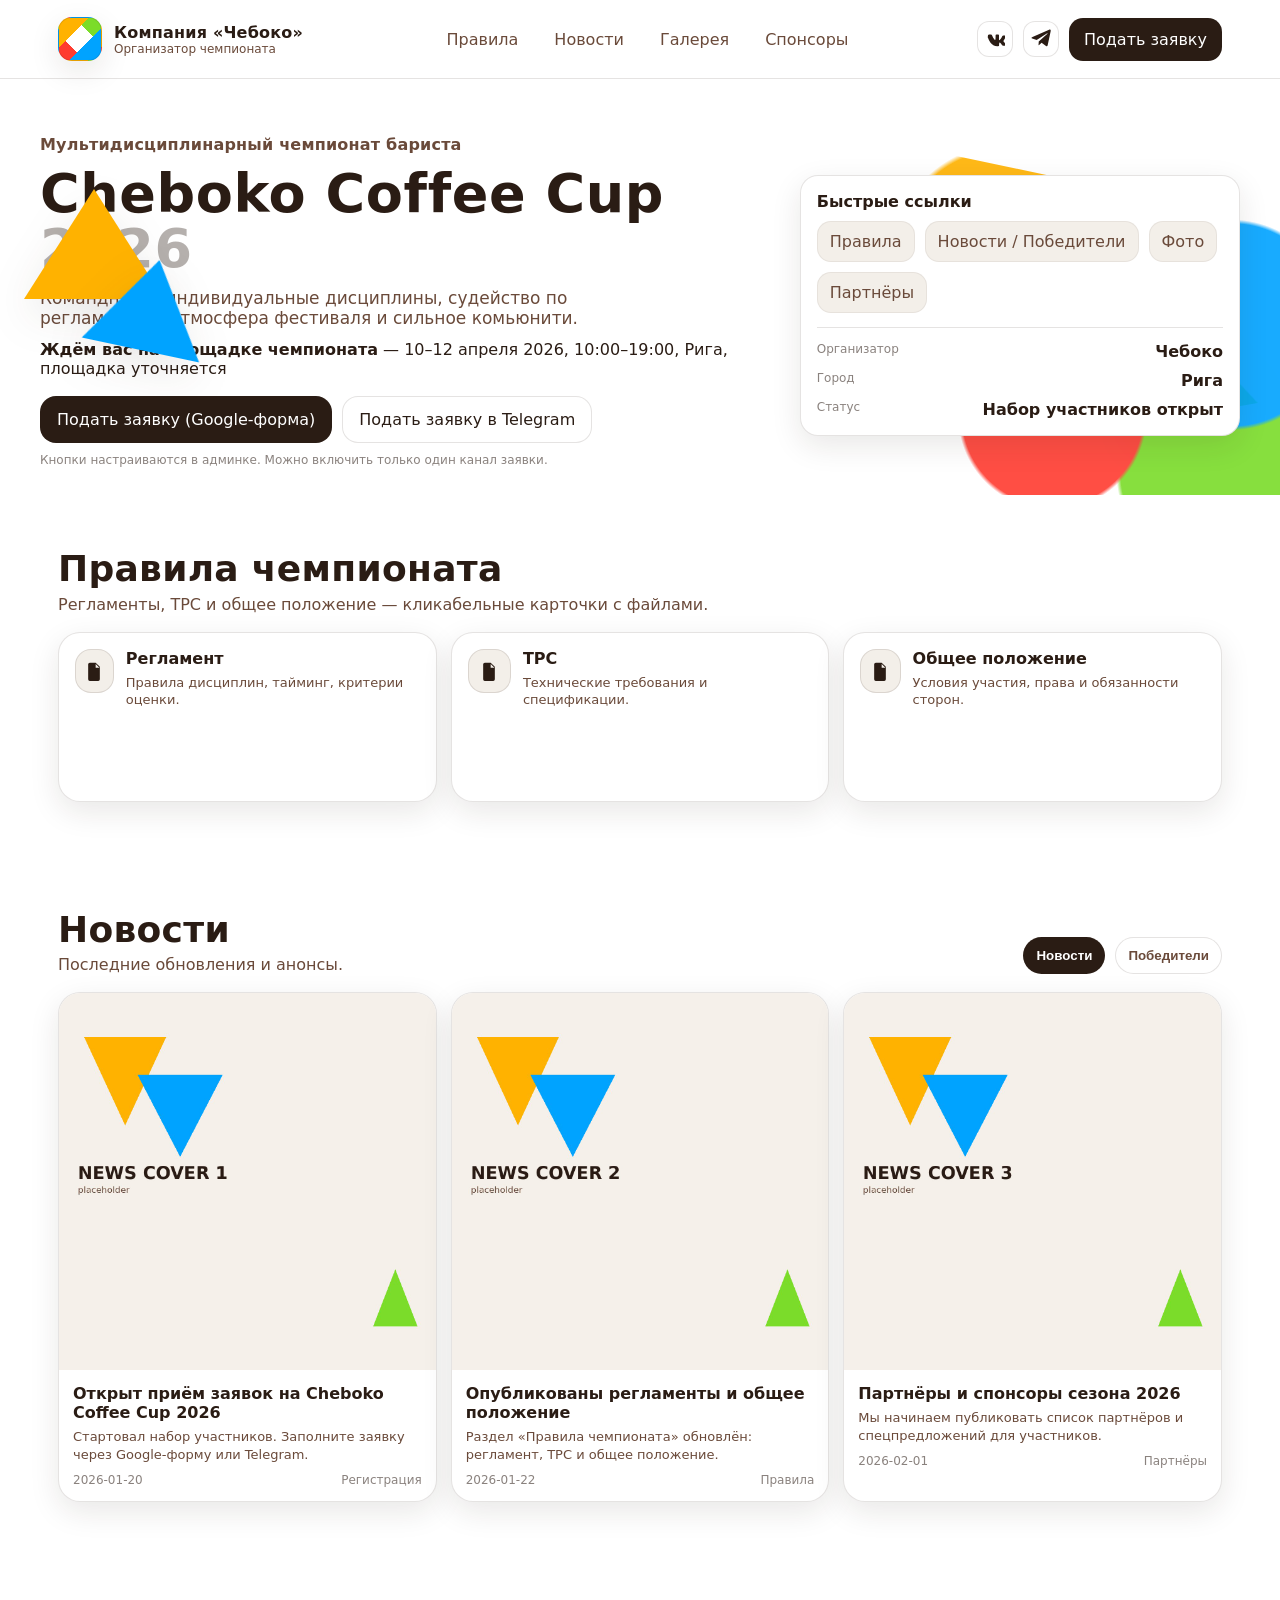
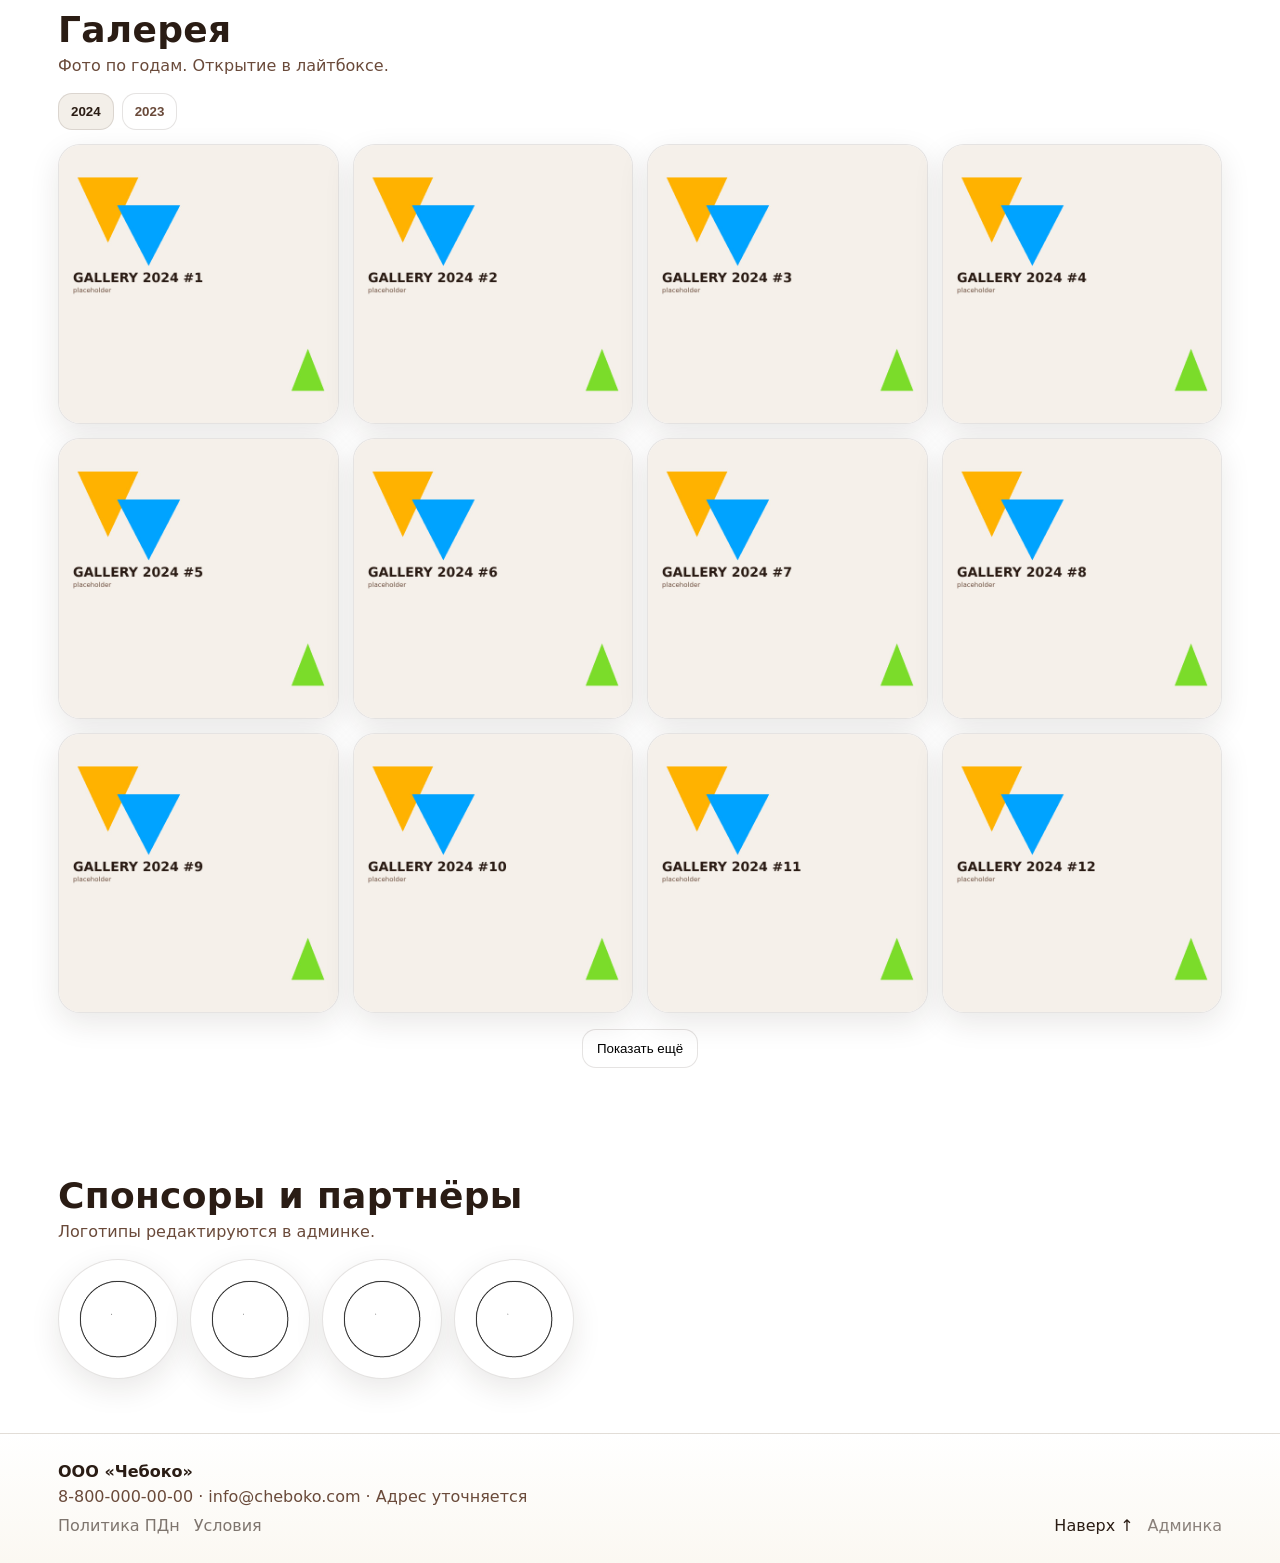
<file: index.html>
<!doctype html>
<html lang="ru">
<head>
  <meta charset="utf-8" />
  <meta name="viewport" content="width=device-width,initial-scale=1" />
  <title>Cheboko Coffee Cup — 2026</title>
  <meta name="description" content="Мультидисциплинарный чемпионат бариста Cheboko Coffee Cup. Подать заявку на участие." />
  <link rel="stylesheet" href="css/styles.css" />
</head>
<body>
  <!-- Wide header -->
  <header class="site-header" id="top">
    <div class="container header-inner">
      <a class="brand" href="#top" aria-label="Cheboko">
        <div class="brand-mark" aria-hidden="true"></div>
        <div class="brand-text">
          <div class="brand-title" id="orgName">Компания «Чебоко»</div>
          <div class="brand-sub" id="orgTagline">Организатор чемпионата</div>
        </div>
      </a>

      <nav class="nav" aria-label="Навигация">
        <a href="#rules">Правила</a>
        <a href="#news">Новости</a>
        <a href="#gallery">Галерея</a>
        <a href="#sponsors">Спонсоры</a>
      </nav>

      <div class="header-actions">
        <a class="social" id="vkLink" href="#" target="_blank" rel="noopener" aria-label="VK">
          <svg viewBox="0 0 24 24" width="20" height="20" aria-hidden="true"><path d="M3.6 7.6c.2-.7.7-1 1.4-1h2.2c.6 0 1 .3 1.2.8.8 2 1.8 3.8 3.2 5.4.4.4.7.4.9-.2.2-.8.2-1.7.2-2.6V7.7c0-.7.3-1.1 1.1-1.1h2c.7 0 1 .4 1 1v5c0 .8.2 1 .8.6.6-.5 1.1-1.2 1.6-1.9.6-.9 1.2-1.8 1.6-2.8.2-.5.6-.8 1.2-.8h2.1c.9 0 1.3.4 1 1.3-.6 1.5-1.5 3-2.5 4.4-.6.9-.6 1.3.1 2.1.9 1 1.8 2 2.4 3.2.4.8.1 1.4-.8 1.4h-2.4c-.7 0-1.2-.3-1.6-.9-.6-.9-1.3-1.8-2.1-2.6-.4-.4-.7-.4-1 .1-.3.5-.3 1.1-.3 1.7v1.1c0 .7-.3 1.1-1.1 1.1h-1c-3.6 0-6.3-1.7-8.4-4.5-1.3-1.7-2.3-3.7-3-5.8-.1-.2-.2-.4-.1-.6Z"/></svg>
        </a>
        <a class="social" id="tgLink" href="#" target="_blank" rel="noopener" aria-label="Telegram">
          <svg viewBox="0 0 24 24" width="20" height="20" aria-hidden="true"><path d="M9.3 15.1 9 19.4c.5 0 .8-.2 1.1-.5l2.6-2.5 5.3 3.9c1 .6 1.7.3 2-.9l3.6-16.8c.4-1.6-.6-2.3-1.9-1.8L1.8 9.5c-1.6.6-1.6 1.5-.3 1.9l5.3 1.7 12.2-7.7c.6-.4 1.1-.2.7.2L9.3 15.1Z"/></svg>
        </a>
        <a class="btn btn-primary" id="applyBtn" href="#apply">Подать заявку</a>
      </div>
    </div>
  </header>

  <!-- Hero -->
  <main>
    <section class="hero">
      <div class="hero-bg">
        <div class="tri t1"></div><div class="tri t2"></div><div class="tri t3"></div>
        <div class="mosaic" aria-hidden="true"></div>
      </div>
      <div class="container hero-inner">
        <div class="hero-copy">
          <div class="kicker" id="eventKicker">Мультидисциплинарный чемпионат бариста</div>
          <h1 class="hero-title"><span id="eventName">Cheboko Coffee Cup</span> <span class="year" id="eventYear">2026</span></h1>
          <p class="hero-desc" id="eventDesc">
            Командные и индивидуальные дисциплины, судейство по регламентам, атмосфера фестиваля и сильное комьюнити.
          </p>
          <p class="hero-accent"><strong id="inviteLine">Ждём вас на площадке чемпионата</strong> —
            <span id="eventDate">10–12 апреля 2026</span>, <span id="eventTime">10:00–19:00</span>,
            <span id="eventAddress">Рига, площадка уточняется</span>
          </p>
          <div class="hero-cta" id="apply">
            <a class="btn btn-primary btn-lg" id="applyBtn2" href="#">Подать заявку (Google‑форма)</a>
            <a class="btn btn-ghost btn-lg" id="tgApplyBtn" href="#">Подать заявку в Telegram</a>
          </div>
          <div class="micro" id="microNote">Кнопки настраиваются в админке. Можно включить только один канал заявки.</div>
        </div>
        <div class="hero-card">
          <div class="card">
            <div class="card-title">Быстрые ссылки</div>
            <div class="quicklinks">
              <a class="ql" href="#rules">Правила</a>
              <a class="ql" href="#news">Новости / Победители</a>
              <a class="ql" href="#gallery">Фото</a>
              <a class="ql" href="#sponsors">Партнёры</a>
            </div>
            <div class="divider"></div>
            <div class="card-meta">
              <div class="meta-item"><span class="meta-k">Организатор</span><span class="meta-v" id="orgShort">Чебоко</span></div>
              <div class="meta-item"><span class="meta-k">Город</span><span class="meta-v" id="eventCity">Рига</span></div>
              <div class="meta-item"><span class="meta-k">Статус</span><span class="meta-v" id="eventStatus">Набор участников открыт</span></div>
            </div>
          </div>
        </div>
      </div>
    </section>

    <!-- Rules -->
    <section class="section" id="rules">
      <div class="container">
        <div class="section-head">
          <h2>Правила чемпионата</h2>
          <p class="section-sub">Регламенты, ТРС и общее положение — кликабельные карточки с файлами.</p>
        </div>
        <div class="grid grid-3" id="rulesGrid">
          <!-- filled by JS from content/settings.json -->
        </div>
      </div>
    </section>

    <!-- News / Winners -->
    <section class="section" id="news">
      <div class="container">
        <div class="section-head row">
          <div>
            <h2 id="newsTitle">Новости</h2>
            <p class="section-sub" id="newsSub">Последние обновления и анонсы.</p>
          </div>
          <div class="toggle">
            <button class="chip" id="modeNews" aria-pressed="true">Новости</button>
            <button class="chip" id="modeWinners" aria-pressed="false">Победители</button>
          </div>
        </div>

        <!-- News grid -->
        <div class="grid grid-3" id="newsGrid"></div>

        <!-- Winners slider -->
        <div class="winners" id="winners" hidden>
          <button class="w-nav prev" id="winPrev" aria-label="Назад">◀</button>
          <div class="w-track" id="wTrack"></div>
          <button class="w-nav next" id="winNext" aria-label="Вперёд">▶</button>
        </div>
      </div>
    </section>

    <!-- Gallery -->
    <section class="section" id="gallery">
      <div class="container">
        <div class="section-head">
          <h2>Галерея</h2>
          <p class="section-sub">Фото по годам. Открытие в лайтбоксе.</p>
        </div>
        <div class="year-tabs" id="yearTabs"></div>
        <div class="grid grid-4" id="galleryGrid"></div>
        <div class="center">
          <button class="btn btn-ghost" id="loadMore" type="button">Показать ещё</button>
        </div>
      </div>
    </section>

    <!-- Sponsors -->
    <section class="section" id="sponsors">
      <div class="container">
        <div class="section-head">
          <h2>Спонсоры и партнёры</h2>
          <p class="section-sub">Логотипы редактируются в админке.</p>
        </div>
        <div class="sponsors" id="sponsorsGrid"></div>
      </div>
    </section>

    <!-- Footer -->
    <footer class="footer">
      <div class="container footer-inner">
        <div>
          <div class="foot-title" id="footerOrg">ООО «Чебоко»</div>
          <div class="foot-text" id="footerContacts">8-800-000-00-00 · info@cheboko.com · Адрес уточняется</div>
          <div class="foot-links">
            <a href="#" id="pdLink">Политика ПДн</a>
            <a href="#" id="termsLink">Условия</a>
          </div>
        </div>
        <div class="foot-nav">
          <a href="#top">Наверх ↑</a>
          <a href="admin/" class="muted">Админка</a>
        </div>
      </div>
    </footer>
  </main>

  <!-- Lightbox -->
  <div class="lightbox" id="lightbox" hidden>
    <div class="lb-backdrop" id="lbClose"></div>
    <div class="lb-panel" role="dialog" aria-modal="true" aria-label="Просмотр фото">
      <button class="lb-x" id="lbX" aria-label="Закрыть">✕</button>
      <img id="lbImg" alt="" />
      <div class="lb-caption" id="lbCap"></div>
      <div class="lb-nav">
        <button class="btn btn-ghost" id="lbPrev" type="button">◀</button>
        <button class="btn btn-ghost" id="lbNext" type="button">▶</button>
      </div>
    </div>
  </div>

  <script src="js/app.js"></script>
</body>
</html>
</file>
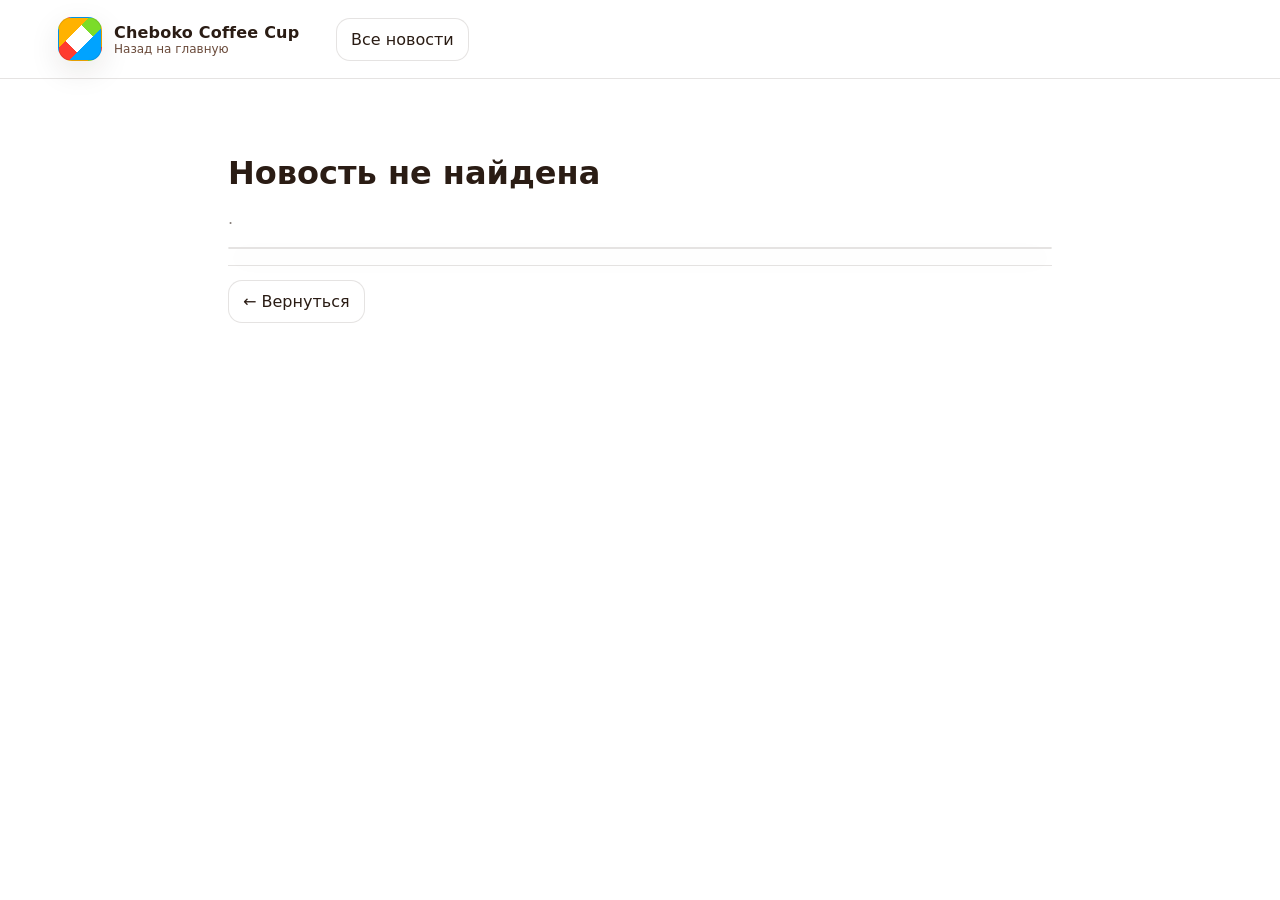
<file: news/post.html>
<!doctype html>
<html lang="ru">
<head>
  <meta charset="utf-8" />
  <meta name="viewport" content="width=device-width,initial-scale=1" />
  <title>Новость — Cheboko Coffee Cup</title>
  <meta name="description" content="Новость чемпионата Cheboko Coffee Cup" />
  <link rel="stylesheet" href="../css/styles.css" />
</head>
<body>
  <header class="site-header" id="top">
    <div class="container header-inner">
      <a class="brand" href="../index.html">
        <div class="brand-mark" aria-hidden="true"></div>
        <div class="brand-text">
          <div class="brand-title">Cheboko Coffee Cup</div>
          <div class="brand-sub">Назад на главную</div>
        </div>
      </a>
      <div class="header-actions">
        <a class="btn btn-ghost" href="../index.html#news">Все новости</a>
      </div>
    </div>
  </header>

  <main class="section">
    <div class="container article">
      <h1 id="title">Загрузка…</h1>
      <div class="article-meta">
        <span id="date"></span> · <span id="tag"></span>
      </div>
      <img class="article-hero" id="cover" alt="" hidden />
      <div class="article-body" id="body"></div>
      <div class="divider"></div>
      <a class="btn btn-ghost" href="../index.html#news">← Вернуться</a>
    </div>
  </main>

  <script>
    async function main(){
      const params = new URLSearchParams(location.search);
      const slug = params.get('slug');
      if(!slug){ document.getElementById('title').textContent='Новость не найдена'; return; }
      const res = await fetch(`../content/news/${slug}.json`, {cache:'no-store'});
      if(!res.ok){ document.getElementById('title').textContent='Новость не найдена'; return; }
      const p = await res.json();
      document.title = `${p.title} — Cheboko Coffee Cup`;
      document.getElementById('title').textContent = p.title;
      document.getElementById('date').textContent = p.date;
      document.getElementById('tag').textContent = p.tag || '';
      if(p.cover){
        const img = document.getElementById('cover');
        img.src = p.cover; img.hidden=false;
        img.alt = p.title;
      }
      document.getElementById('body').innerHTML = (p.html || '').trim();
    }
    main();
  </script>
</body>
</html>
</file>
<file: css/styles.css>
:root{
  --bg:#ffffff;
  --ink:#2a1c14;
  --ink2:#6a4a3a;
  --chip:#f3efe9;
  --stroke:rgba(42,28,20,.12);
  --shadow:0 10px 30px rgba(42,28,20,.10);
  --radius:18px;
  --accent1:#00a3ff;
  --accent2:#ff3b30;
  --accent3:#7bdc2a;
  --accent4:#ffb200;
}
*{box-sizing:border-box}
html,body{margin:0;padding:0;background:var(--bg);color:var(--ink);font-family:system-ui,-apple-system,Segoe UI,Roboto,Ubuntu,Cantarell,Noto Sans,Arial,sans-serif}
a{color:inherit;text-decoration:none}
.container{max-width:1200px;margin:0 auto;padding:0 18px}

.site-header{position:sticky;top:0;z-index:50;background:rgba(255,255,255,.92);backdrop-filter:saturate(180%) blur(10px);border-bottom:1px solid var(--stroke)}
.header-inner{display:flex;align-items:center;gap:18px;min-height:78px}
.brand{display:flex;align-items:center;gap:12px;min-width:260px}
.brand-mark{width:44px;height:44px;border-radius:14px;box-shadow:var(--shadow);background:
  linear-gradient(135deg,var(--accent4) 0 35%, transparent 35% 100%),
  linear-gradient(315deg,var(--accent1) 0 38%, transparent 38% 100%),
  linear-gradient(45deg,var(--accent2) 0 30%, transparent 30% 100%),
  linear-gradient(225deg,var(--accent3) 0 32%, transparent 32% 100%),
  #fff;
  border:1px solid var(--stroke);
}
.brand-title{font-weight:800;letter-spacing:.2px}
.brand-sub{font-size:12px;color:var(--ink2)}

.nav{display:flex;gap:16px;flex:1;justify-content:center}
.nav a{padding:10px 10px;border-radius:12px;color:var(--ink2)}
.nav a:hover{background:var(--chip);color:var(--ink)}

.header-actions{display:flex;align-items:center;gap:10px}
.social{width:36px;height:36px;display:grid;place-items:center;border-radius:12px;border:1px solid var(--stroke);background:#fff}
.social:hover{background:var(--chip)}
.social svg{fill:var(--ink)}

.btn{display:inline-flex;align-items:center;justify-content:center;gap:10px;padding:11px 14px;border-radius:14px;border:1px solid var(--stroke);background:#fff;cursor:pointer;user-select:none}
.btn:hover{background:var(--chip)}
.btn-primary{background:var(--ink);color:#fff;border-color:transparent}
.btn-primary:hover{filter:brightness(1.05)}
.btn-ghost{background:#fff}
.btn-lg{padding:13px 16px;border-radius:16px}

.hero{position:relative;overflow:hidden}
.hero-bg{position:absolute;inset:0;pointer-events:none}
.tri{position:absolute;width:0;height:0;filter:drop-shadow(0 14px 22px rgba(42,28,20,.10))}
.t1{left:24px;top:110px;border-left:70px solid transparent;border-right:70px solid transparent;border-bottom:110px solid var(--accent4)}
.t2{left:90px;top:180px;border-left:60px solid transparent;border-right:60px solid transparent;border-bottom:92px solid var(--accent1);transform:rotate(12deg)}
.t3{right:30px;bottom:80px;border-left:65px solid transparent;border-right:65px solid transparent;border-bottom:100px solid var(--accent3);transform:rotate(-10deg)}
.mosaic{position:absolute;right:-120px;top:120px;width:520px;height:360px;opacity:.9;background:
  radial-gradient(circle at 20% 25%, var(--accent4) 0 22%, transparent 23%),
  radial-gradient(circle at 65% 30%, var(--accent1) 0 24%, transparent 25%),
  radial-gradient(circle at 35% 65%, var(--accent2) 0 22%, transparent 23%),
  radial-gradient(circle at 70% 70%, var(--accent3) 0 24%, transparent 25%);
  transform:rotate(12deg)
}

.hero-inner{display:grid;grid-template-columns:1.25fr .75fr;gap:26px;padding:56px 0 28px}
.kicker{color:var(--ink2);font-weight:700;letter-spacing:.2px}
.hero-title{font-size:54px;line-height:1.02;margin:12px 0 12px;letter-spacing:.6px}
.hero-title .year{color:rgba(42,28,20,.35);font-weight:900}
.hero-desc{font-size:17px;max-width:54ch;color:var(--ink2);margin:0 0 12px}
.hero-accent{margin:0 0 18px;font-size:16px}
.hero-cta{display:flex;flex-wrap:wrap;gap:10px;align-items:center}
.micro{margin-top:10px;font-size:12px;color:rgba(42,28,20,.55)}

.card{border:1px solid var(--stroke);border-radius:var(--radius);background:#fff;box-shadow:var(--shadow);padding:16px}
.hero-card{align-self:start;position:sticky;top:96px}
.card-title{font-weight:800;margin-bottom:10px}
.quicklinks{display:flex;flex-wrap:wrap;gap:10px}
.ql{padding:10px 12px;border-radius:14px;background:var(--chip);border:1px solid rgba(42,28,20,.06);color:var(--ink2)}
.ql:hover{color:var(--ink)}
.divider{height:1px;background:var(--stroke);margin:14px 0}
.card-meta{display:grid;gap:10px}
.meta-item{display:flex;justify-content:space-between;gap:10px}
.meta-k{color:rgba(42,28,20,.55);font-size:12px}
.meta-v{font-weight:800}

.section{padding:54px 0}
.section-head{margin-bottom:18px}
.section-head.row{display:flex;align-items:flex-end;justify-content:space-between;gap:16px;flex-wrap:wrap}
.section h2{font-size:36px;line-height:1.1;margin:0 0 6px;letter-spacing:.3px}
.section-sub{margin:0;color:var(--ink2);max-width:80ch}

.grid{display:grid;gap:14px}
.grid-3{grid-template-columns:repeat(3,minmax(0,1fr))}
.grid-4{grid-template-columns:repeat(4,minmax(0,1fr))}

.tile{position:relative;overflow:hidden;border-radius:22px;border:1px solid var(--stroke);background:#fff;box-shadow:var(--shadow);min-height:170px}
.tile .tile-img{width:100%;aspect-ratio:1/1;object-fit:cover;display:block}
.tile .tile-body{padding:14px}
.tile .tile-title{font-weight:900;margin:0 0 6px}
.tile .tile-text{margin:0;color:var(--ink2);font-size:13px;line-height:1.35}
.tile .tile-meta{display:flex;justify-content:space-between;gap:10px;margin-top:10px;font-size:12px;color:rgba(42,28,20,.55)}

.iconcard{display:flex;gap:12px;align-items:flex-start;padding:16px}
.icon{width:44px;height:44px;border-radius:16px;border:1px solid var(--stroke);display:grid;place-items:center;background:var(--chip)}
.icon svg{fill:var(--ink)}

.toggle{display:flex;gap:10px}
.chip{padding:10px 12px;border-radius:999px;border:1px solid var(--stroke);background:#fff;cursor:pointer;color:var(--ink2);font-weight:800}
.chip[aria-pressed="true"]{background:var(--ink);color:#fff;border-color:transparent}

.winners{position:relative;border-radius:24px;border:1px solid var(--stroke);background:linear-gradient(180deg,#fff, #faf7f2);box-shadow:var(--shadow);padding:18px;overflow:hidden}
.w-track{display:flex;gap:18px;scroll-behavior:smooth;overflow:auto;scroll-snap-type:x mandatory;padding-bottom:8px}
.w-card{flex:0 0 320px;scroll-snap-align:start;border:1px solid var(--stroke);border-radius:22px;background:#fff;box-shadow:var(--shadow);padding:14px}
.w-year{font-size:44px;font-weight:900;color:rgba(42,28,20,.25);letter-spacing:1px}
.w-photo{width:100%;aspect-ratio:1/1;border-radius:999px;object-fit:cover;border:1px solid rgba(42,28,20,.10)}
.w-name{font-weight:900;margin:10px 0 0}
.w-city{color:var(--ink2);margin:2px 0 0}
.w-team{margin:10px 0 0;color:var(--ink2);font-size:13px;line-height:1.35}
.w-nav{position:absolute;top:16px;border:1px solid var(--stroke);background:#fff;border-radius:14px;padding:8px 10px;cursor:pointer}
.w-nav:hover{background:var(--chip)}
.w-nav.prev{left:16px}
.w-nav.next{right:16px}

.year-tabs{display:flex;gap:8px;flex-wrap:wrap;margin:10px 0 14px}
.tab{padding:10px 12px;border-radius:14px;border:1px solid var(--stroke);background:#fff;cursor:pointer;color:var(--ink2);font-weight:900}
.tab.active{background:var(--chip);color:var(--ink)}

.sponsors{display:flex;flex-wrap:wrap;gap:12px}
.sponsor{width:120px;height:120px;border-radius:999px;border:1px solid var(--stroke);background:#fff;box-shadow:var(--shadow);display:grid;place-items:center;overflow:hidden}
.sponsor img{max-width:70%;max-height:70%;object-fit:contain;filter:grayscale(100%);opacity:.9}
.sponsor:hover img{filter:none;opacity:1}

.footer{padding:28px 0;border-top:1px solid var(--stroke);background:linear-gradient(180deg,#fff,#fbf8f2)}
.footer-inner{display:flex;justify-content:space-between;gap:18px;flex-wrap:wrap}
.foot-title{font-weight:900}
.foot-text{margin-top:6px;color:var(--ink2)}
.foot-links{display:flex;gap:14px;margin-top:10px;color:rgba(42,28,20,.6)}
.foot-nav{display:flex;gap:14px;align-items:flex-end}
.muted{color:rgba(42,28,20,.55)}
.center{display:flex;justify-content:center;margin-top:16px}

.article{max-width:860px}
.article-meta{color:rgba(42,28,20,.55);margin:8px 0 14px}
.article-hero{width:100%;border-radius:24px;border:1px solid var(--stroke);box-shadow:var(--shadow);display:block;margin:0 0 16px}
.article-body{color:var(--ink2);line-height:1.65;font-size:16px}
.article-body h2{color:var(--ink);margin-top:24px}

.lightbox{position:fixed;inset:0;z-index:80}
.lb-backdrop{position:absolute;inset:0;background:rgba(10,8,6,.62)}
.lb-panel{position:absolute;left:50%;top:50%;transform:translate(-50%,-50%);width:min(960px,92vw);background:#fff;border-radius:24px;border:1px solid rgba(255,255,255,.12);box-shadow:0 30px 90px rgba(0,0,0,.35);padding:14px}
.lb-x{position:absolute;right:12px;top:12px;border:1px solid var(--stroke);background:#fff;border-radius:12px;padding:8px 10px;cursor:pointer}
.lb-panel img{width:100%;max-height:72vh;object-fit:contain;border-radius:18px}
.lb-caption{margin-top:10px;color:rgba(42,28,20,.7)}
.lb-nav{display:flex;justify-content:center;gap:10px;margin-top:10px}

@media (max-width: 980px){
  .hero-inner{grid-template-columns:1fr;}
  .hero-card{position:relative;top:auto}
  .grid-4{grid-template-columns:repeat(2,minmax(0,1fr))}
  .grid-3{grid-template-columns:repeat(2,minmax(0,1fr))}
  .nav{display:none}
}
@media (max-width: 560px){
  .hero-title{font-size:40px}
  .grid-3,.grid-4{grid-template-columns:1fr}
  .brand{min-width:unset}
  .header-inner{min-height:70px}
}
</file>
